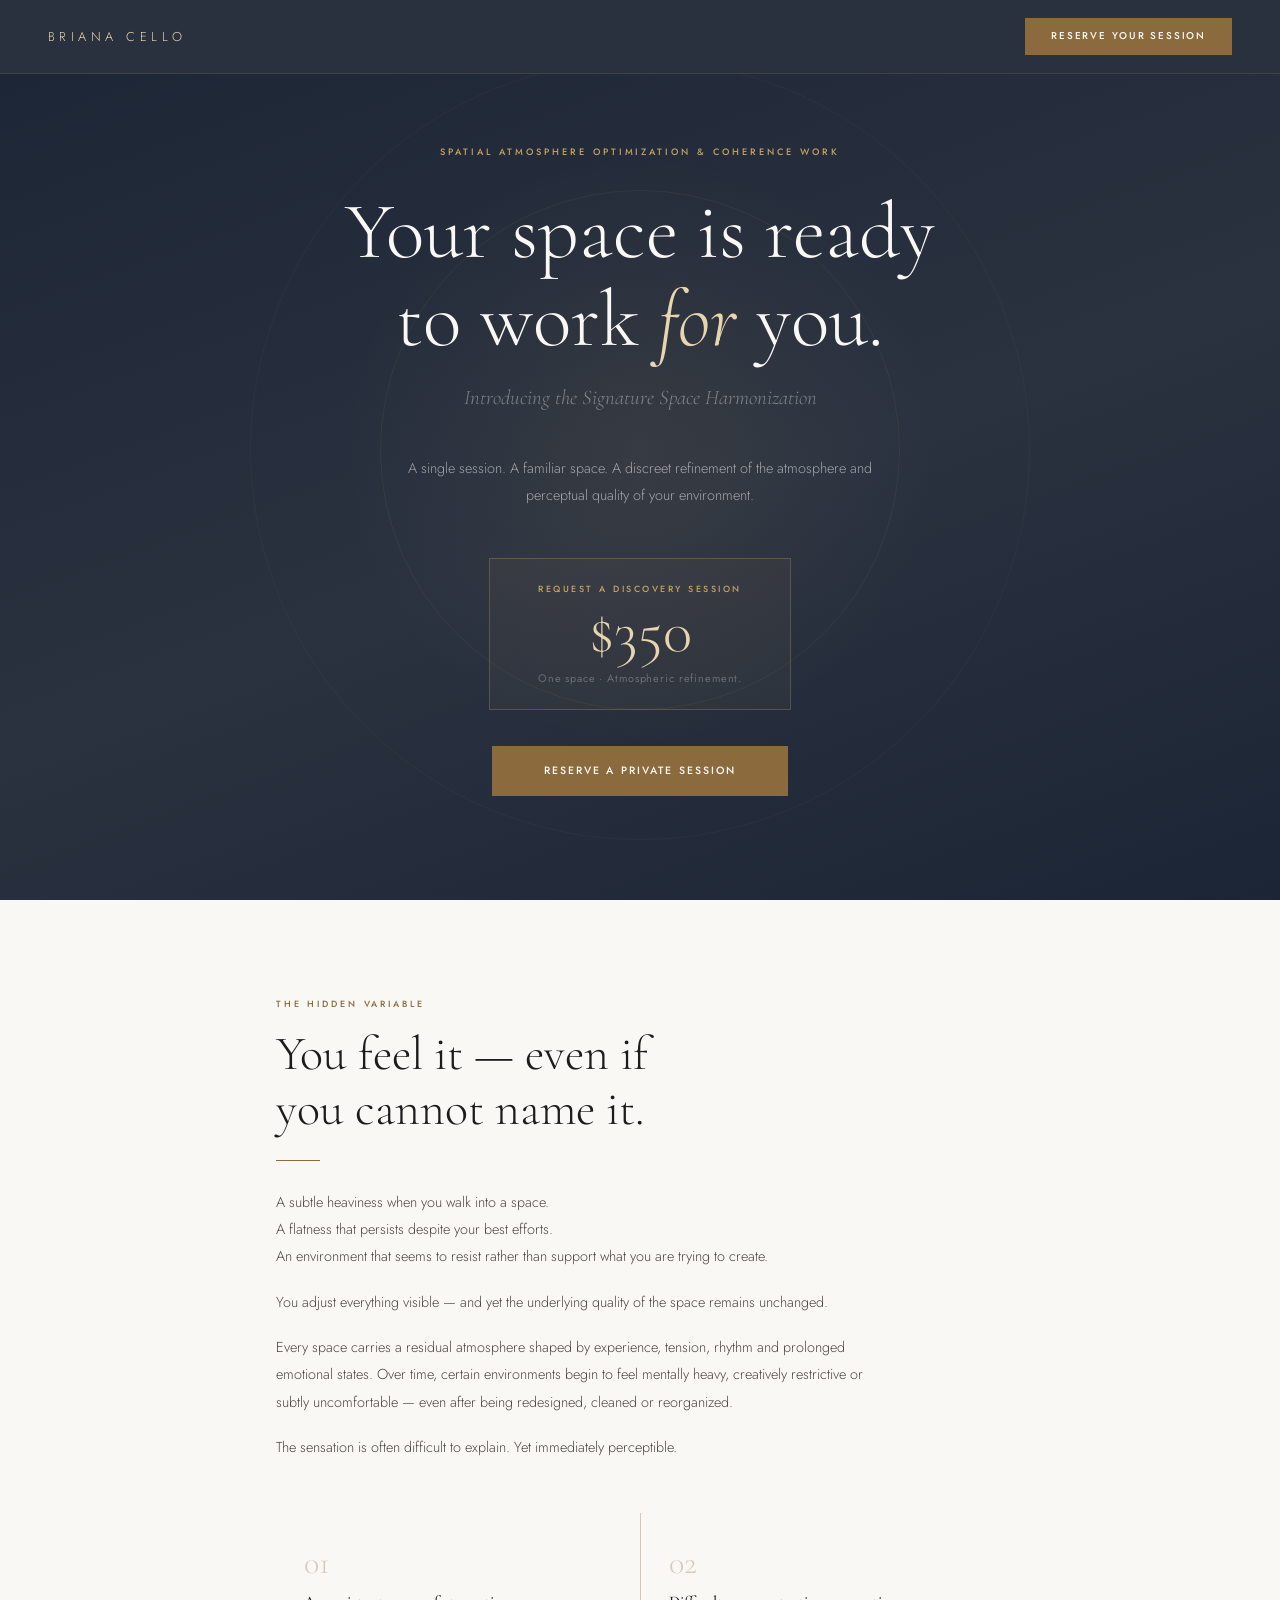
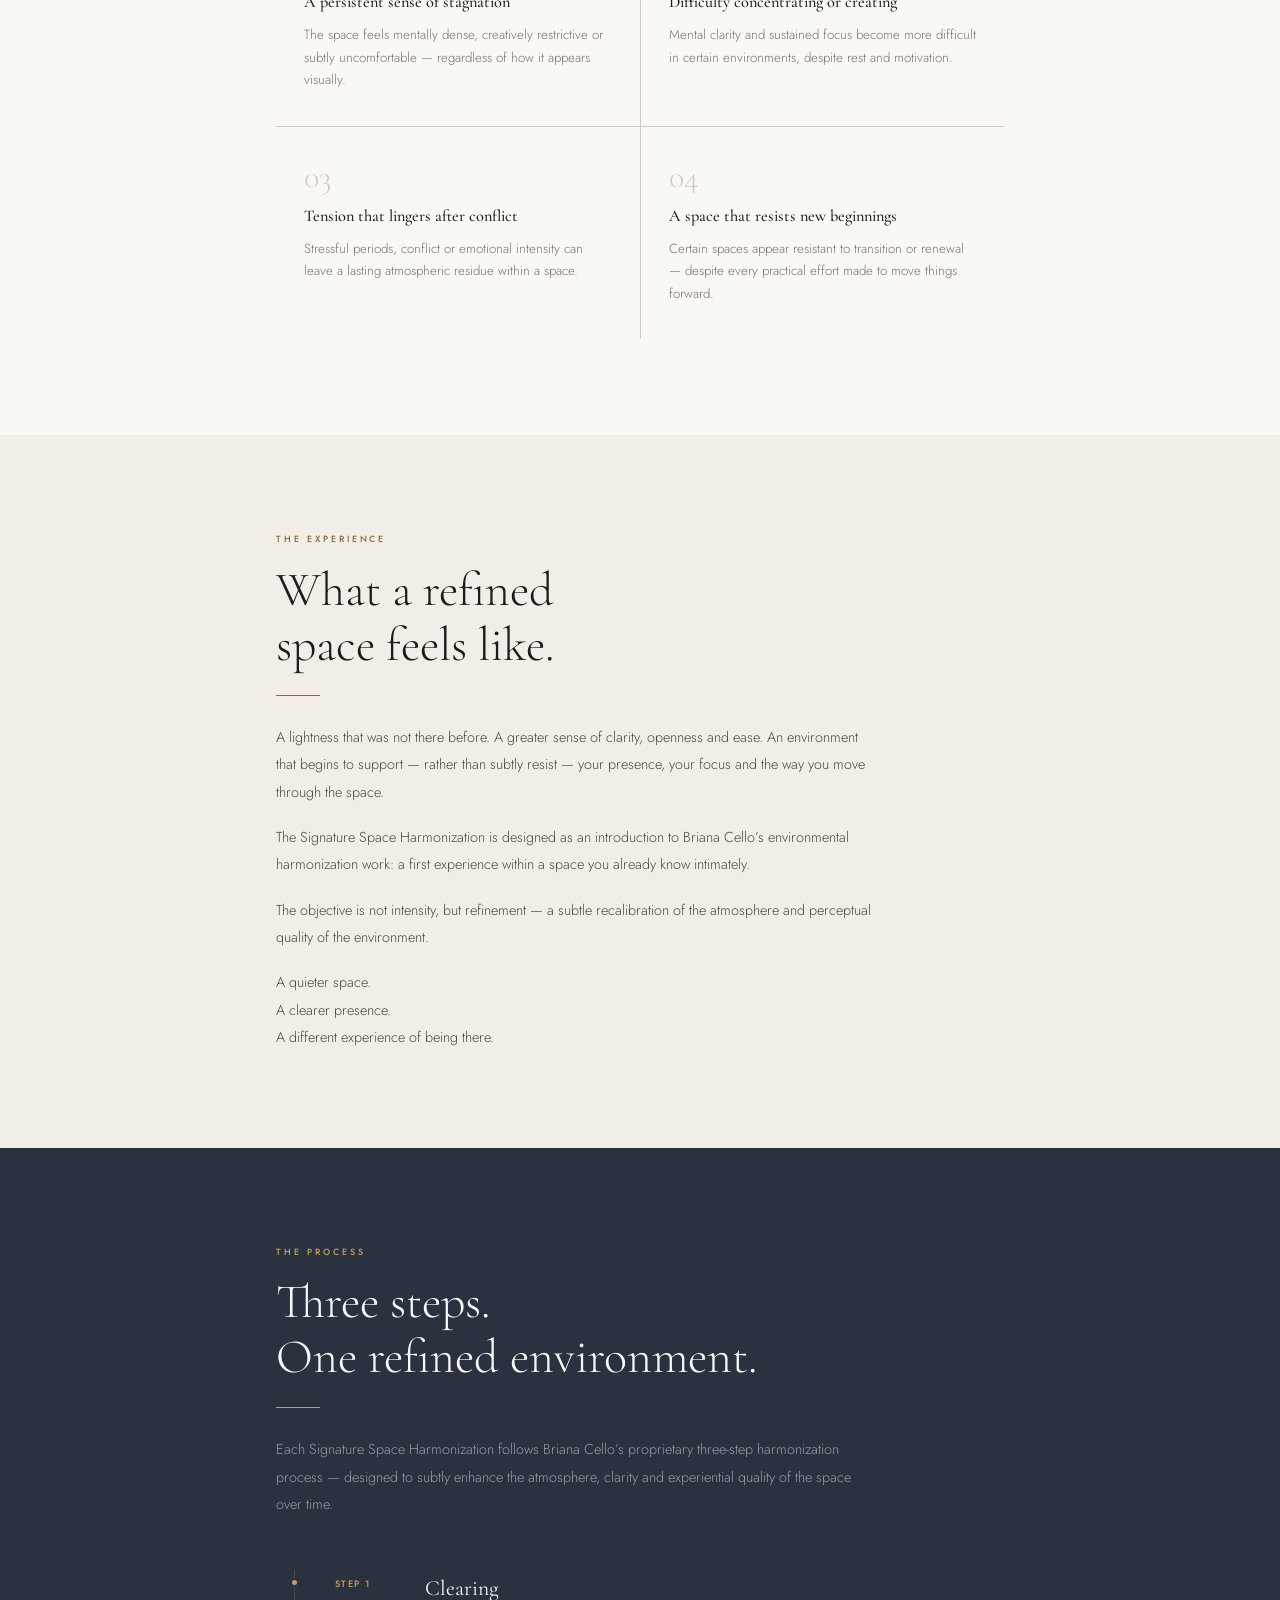
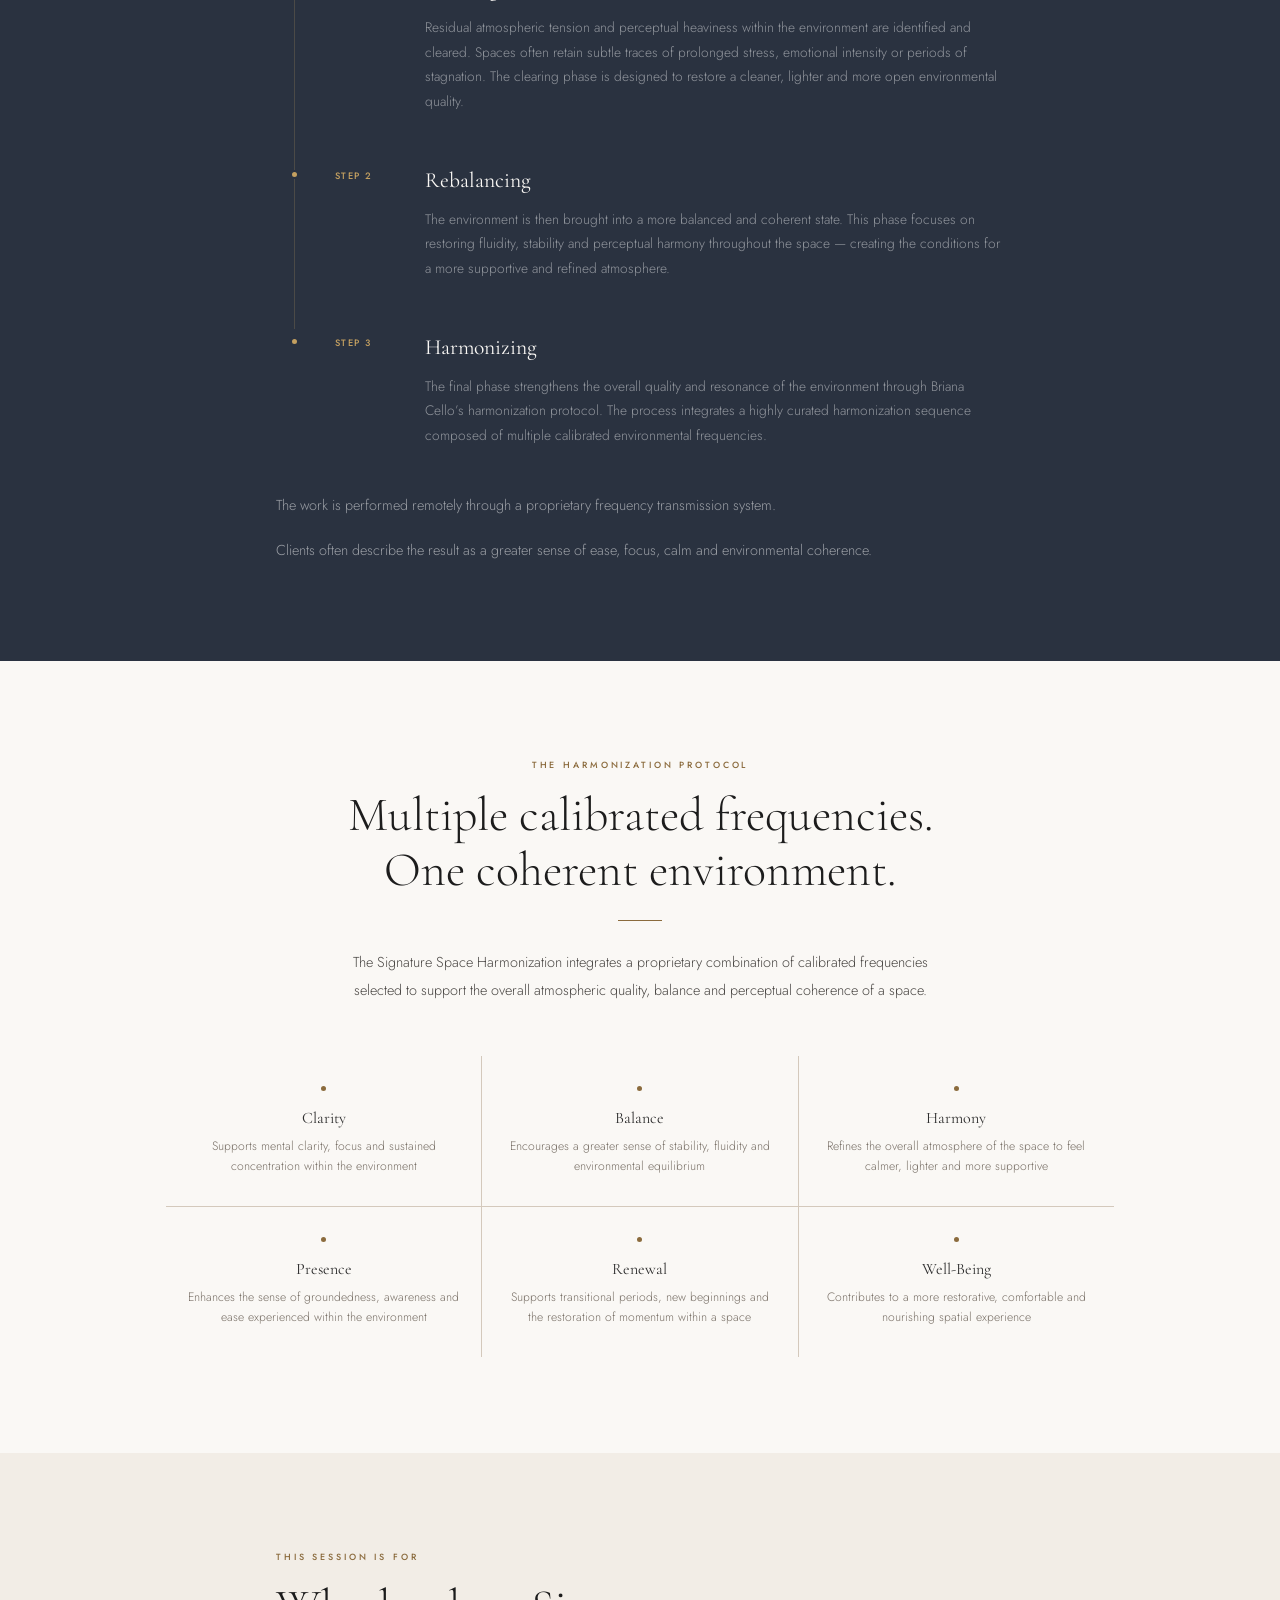
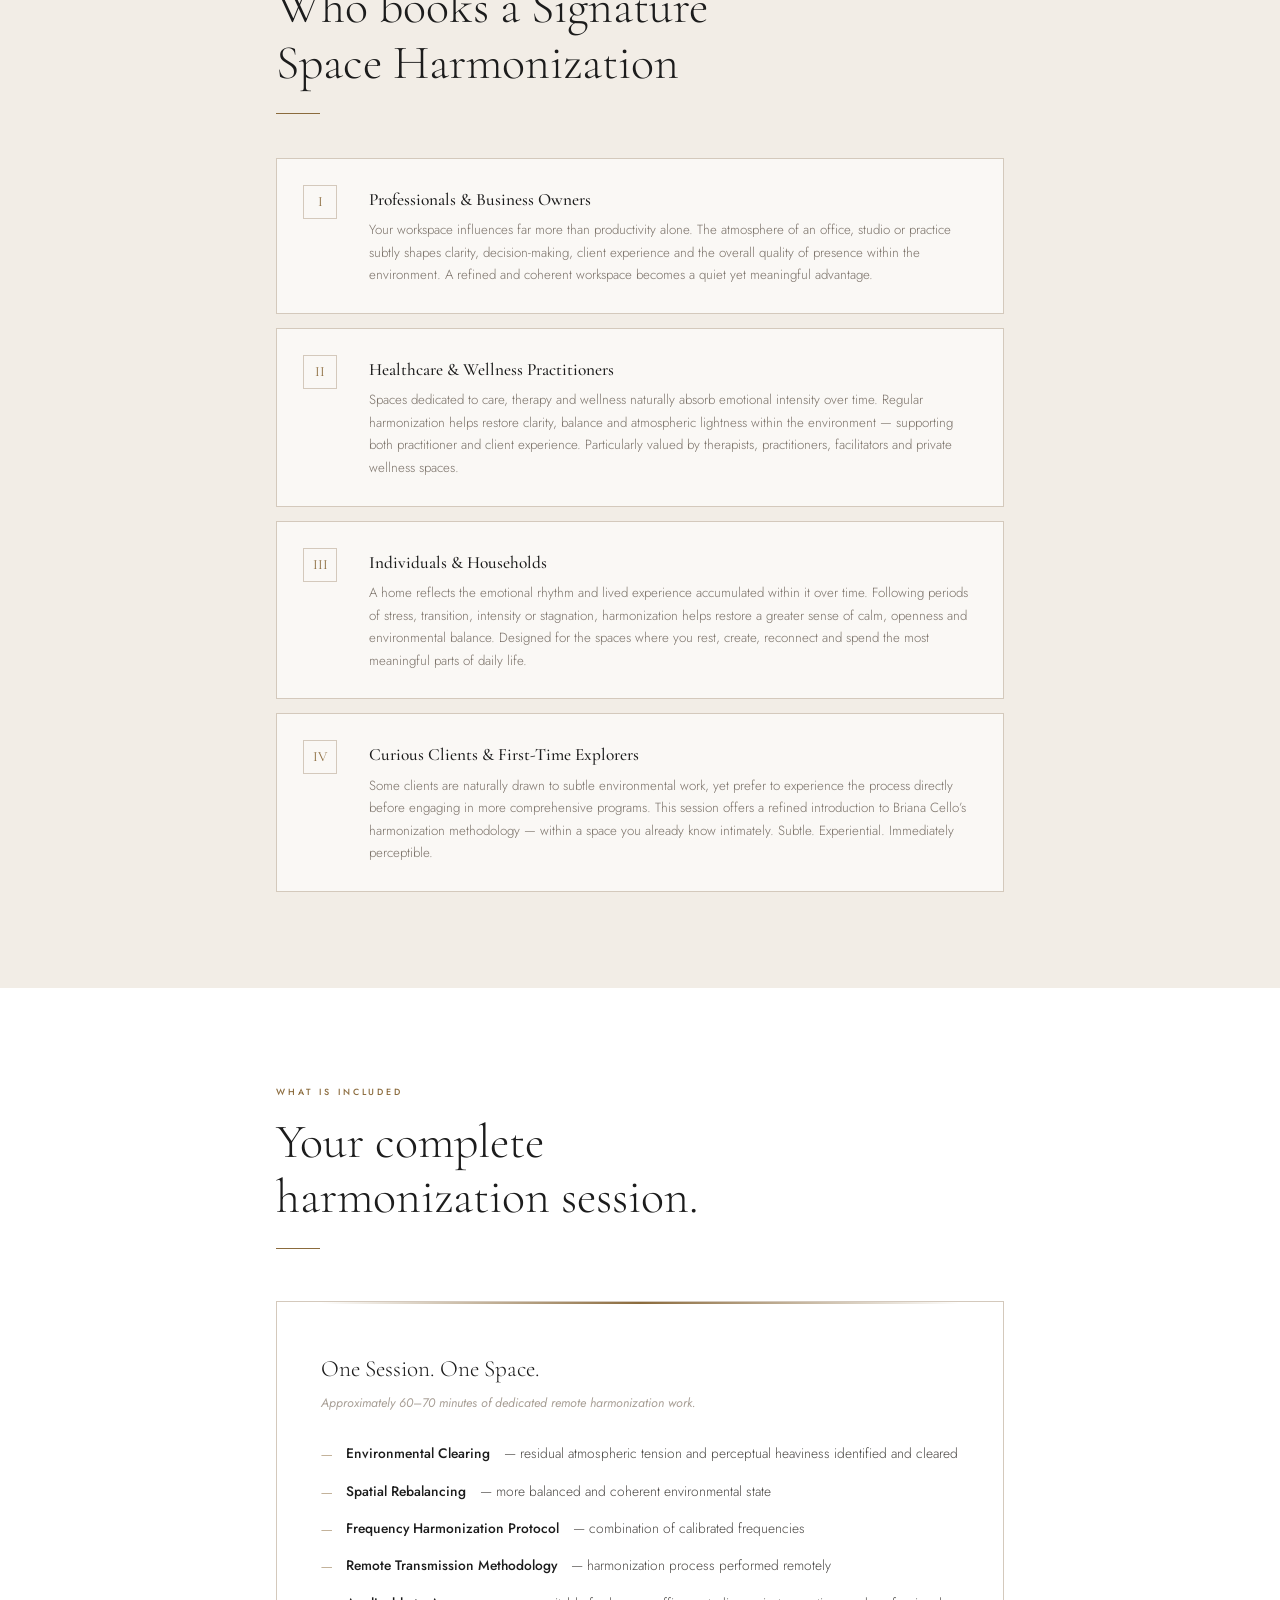
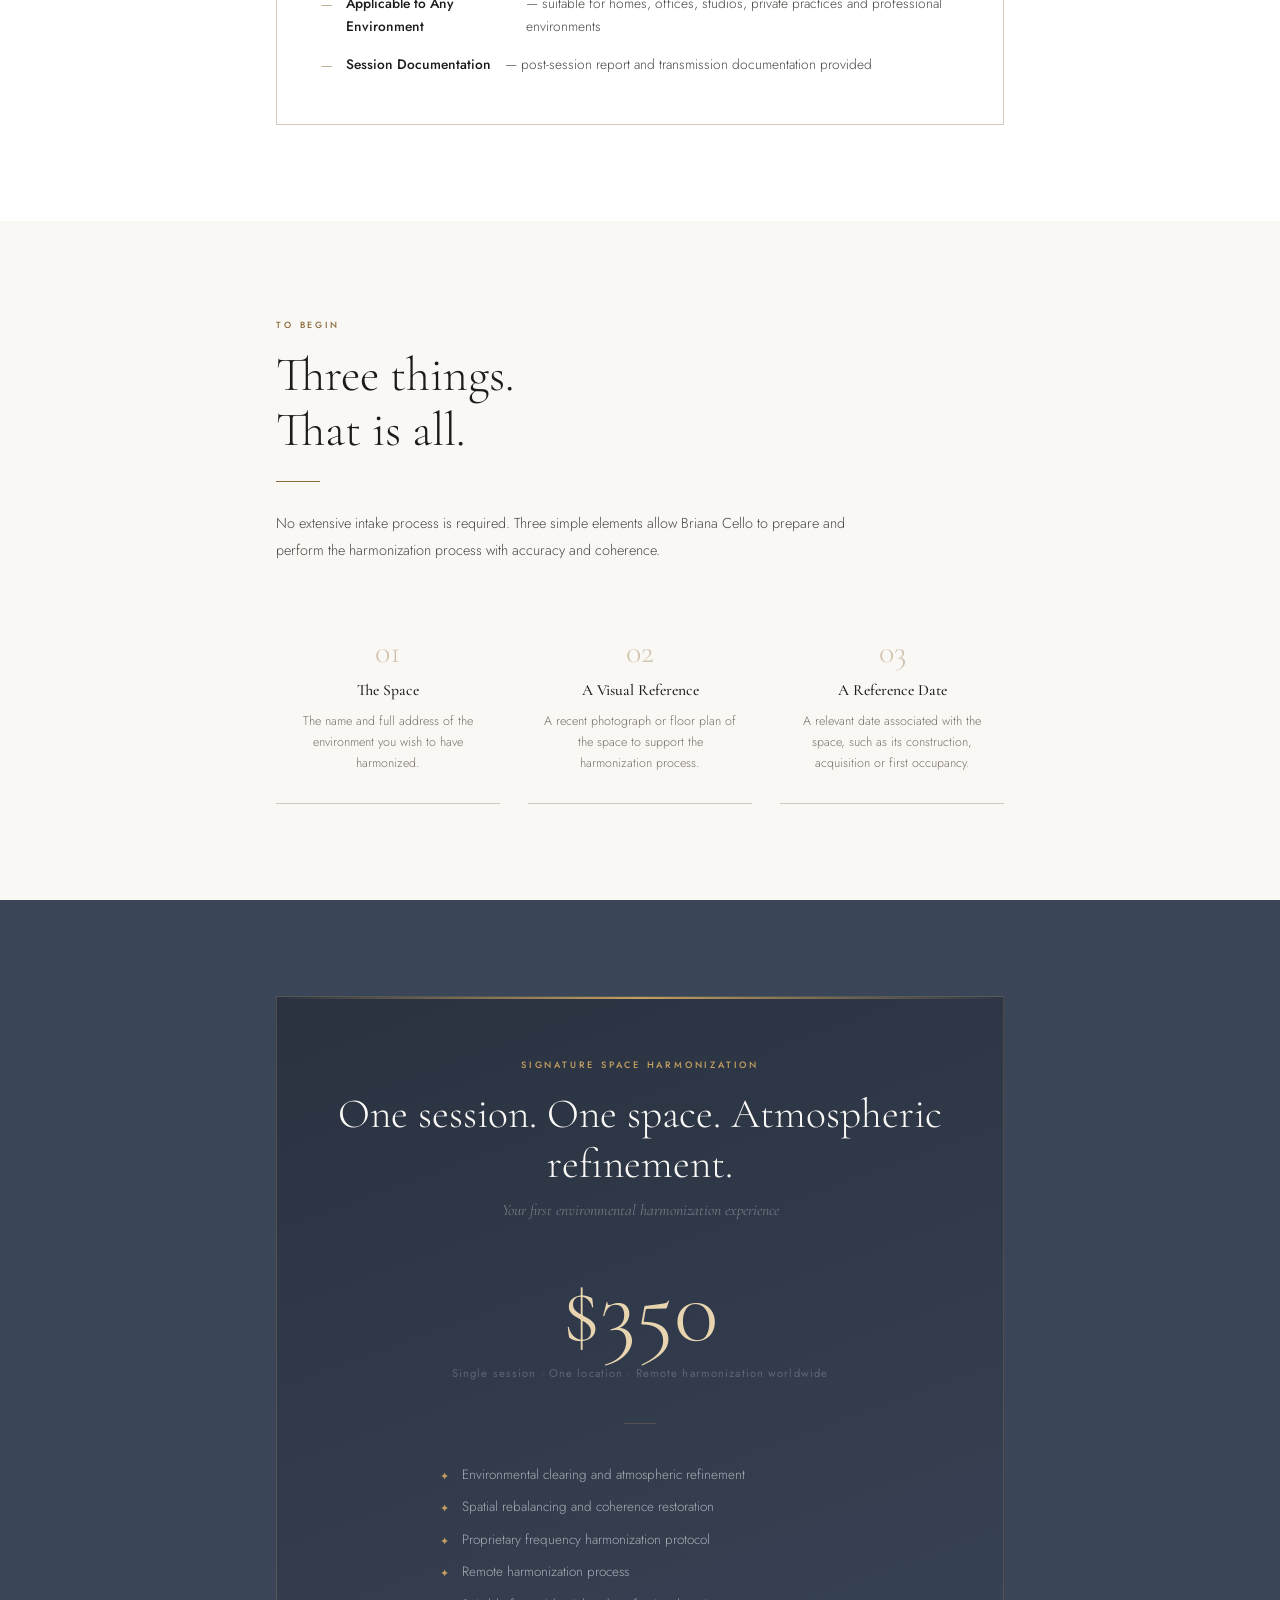
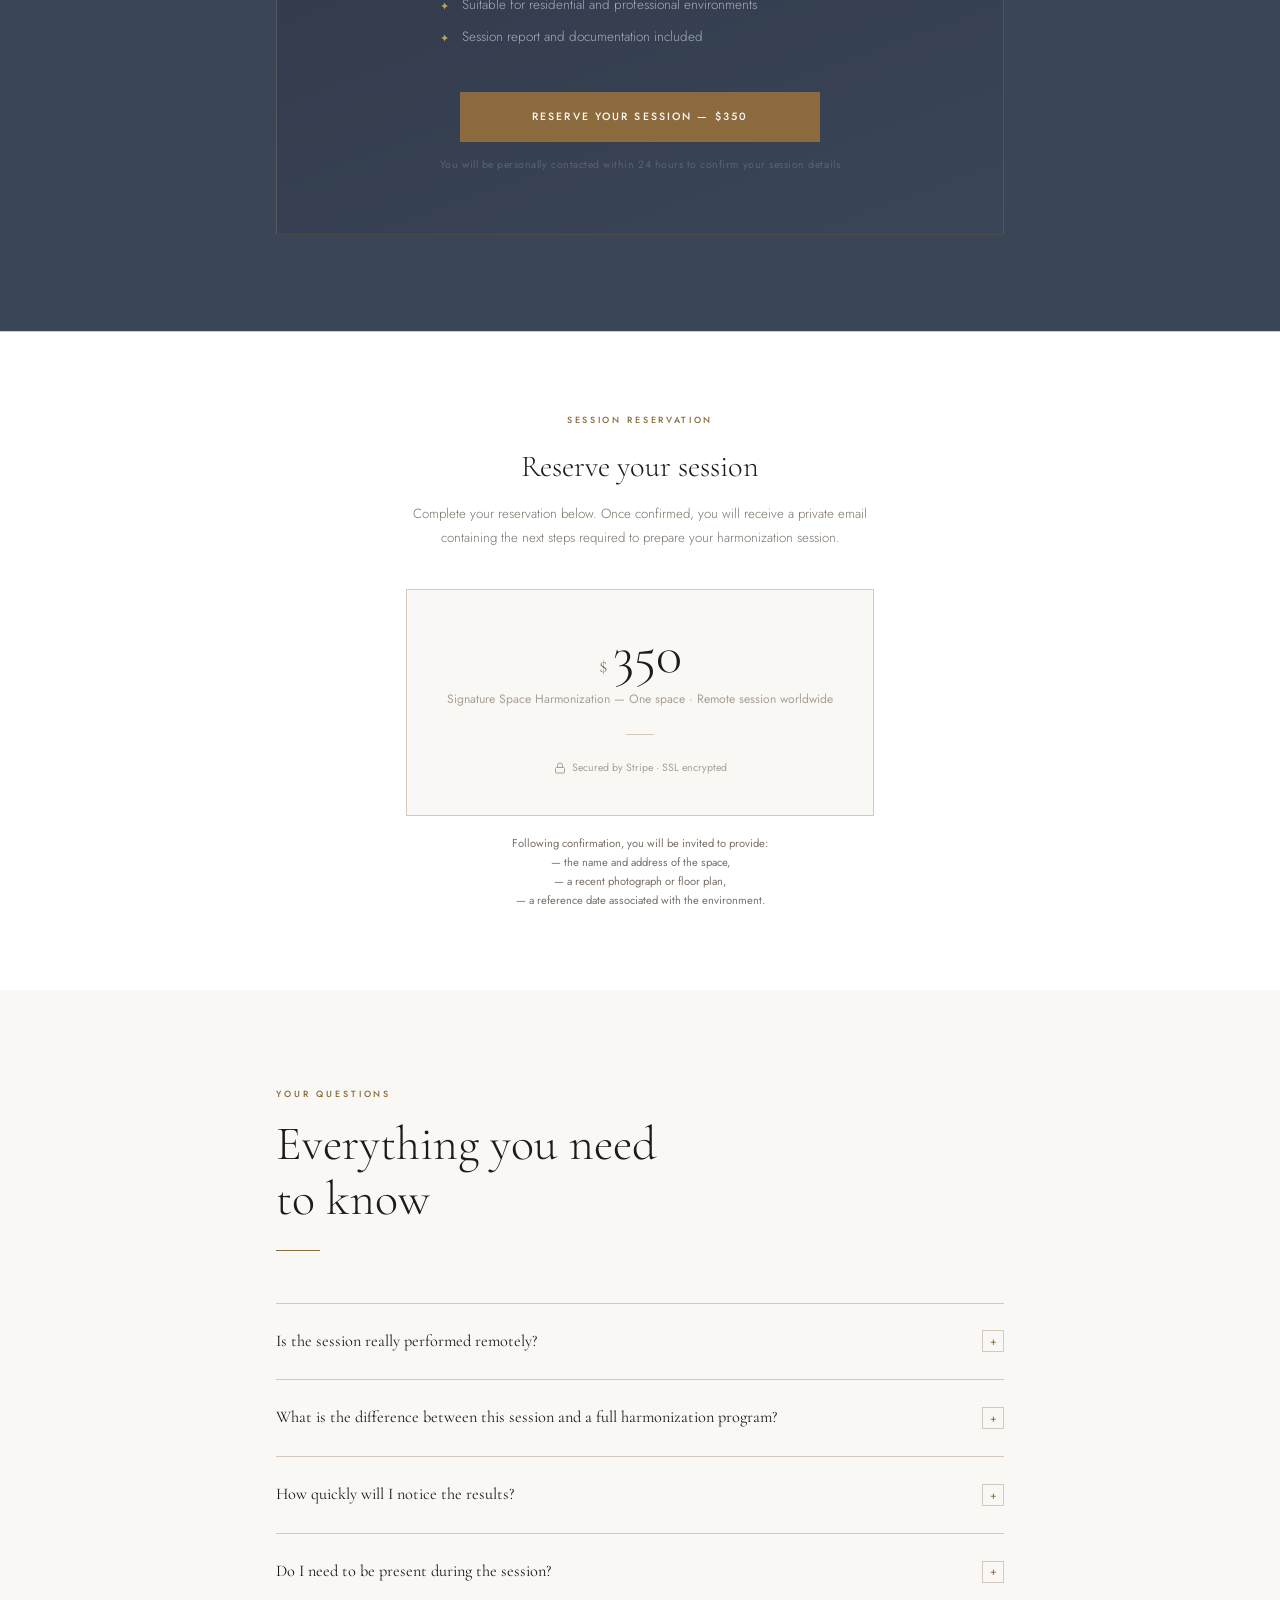
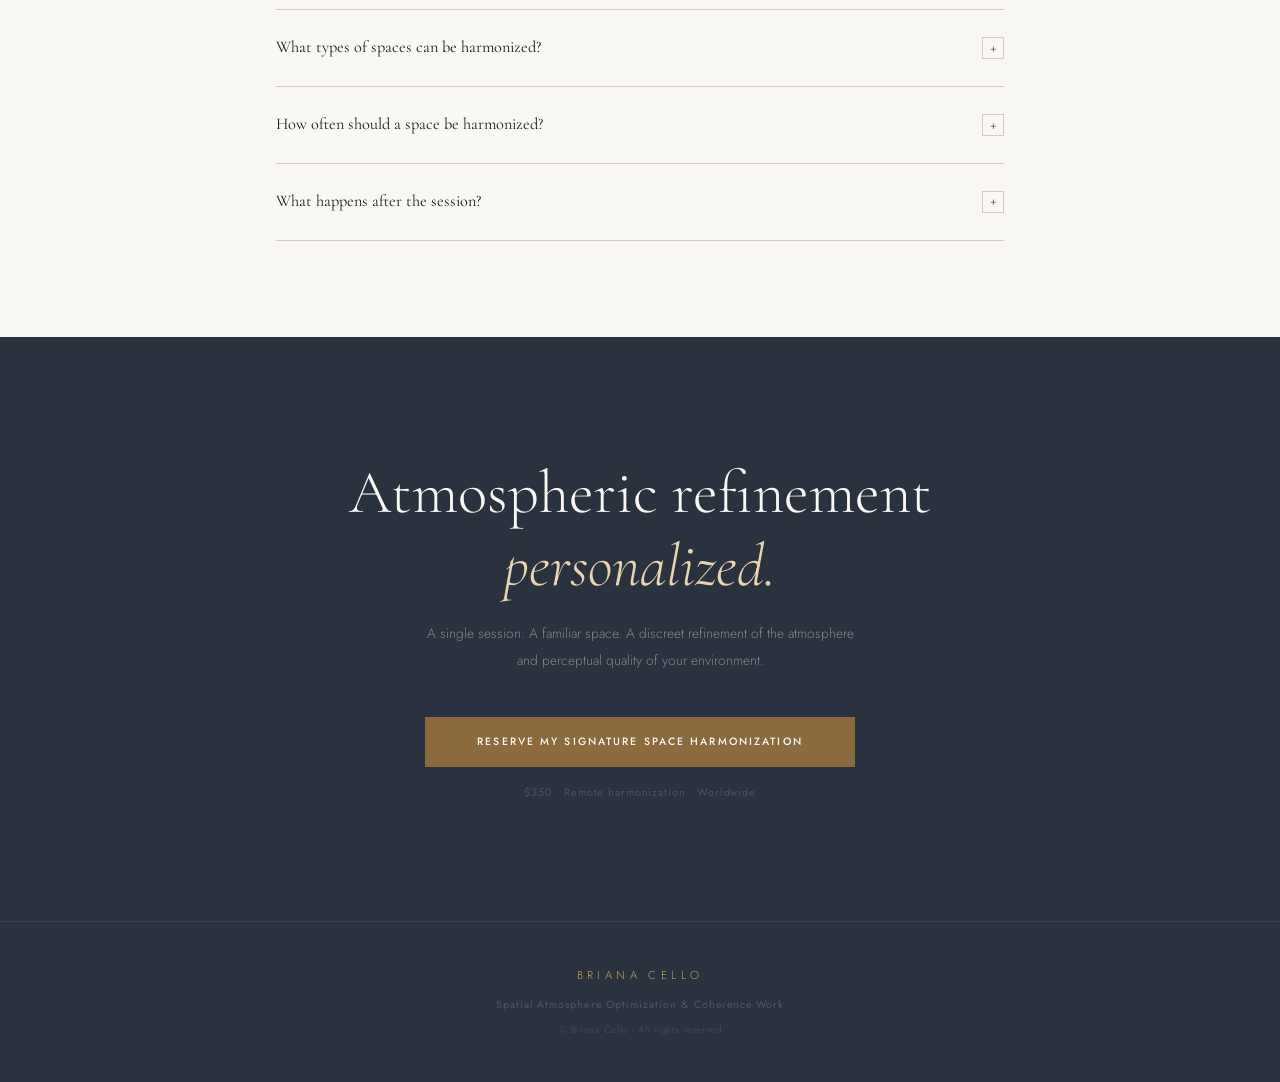
<file: index.html>
<!DOCTYPE html>
<html lang="en">
<head>
<meta charset="UTF-8" />
<meta name="viewport" content="width=device-width, initial-scale=1.0" />
<title>Signature Space Harmonization — Briana Cello</title>
<link href="https://fonts.googleapis.com/css2?family=Cormorant+Garamond:ital,wght@0,300;0,400;0,500;1,300;1,400&family=Jost:wght@200;300;400;500;600&display=swap" rel="stylesheet" />
<style>
*, *::before, *::after { box-sizing: border-box; margin: 0; padding: 0; }

:root {
  --stone:       #F2EDE6;
  --stone-mid:   #E8E0D5;
  --stone-dark:  #D4C9BC;
  --warm-white:  #FAF8F5;
  --charcoal:    #1C1C1C;
  --char-soft:   #2E2E2E;
  --char-mid:    #4A4744;
  --taupe:       #7A7168;
  --taupe-light: #A89F96;
  --copper:      #8B6B3D;
  --copper-mid:  #A07840;
  --copper-light:#C4A060;
  --copper-pale: #E8D5B0;
  --slate:       #2A3240;
  --slate-mid:   #3A4558;
  --white:       #FFFFFF;
  --font-display: "Cormorant Garamond", Georgia, serif;
  --font-body:    "Jost", sans-serif;
}

html { scroll-behavior: smooth; }
body {
  background: var(--warm-white);
  color: var(--charcoal);
  font-family: var(--font-body);
  font-size: 16px;
  line-height: 1.7;
  overflow-x: hidden;
}

/* NAV */
nav {
  position: fixed; top: 0; left: 0; right: 0; z-index: 100;
  padding: 18px 48px;
  display: flex; align-items: center; justify-content: space-between;
  background: rgba(42,50,64,0.96);
  border-bottom: 1px solid rgba(196,160,96,0.15);
  backdrop-filter: blur(6px);
}
.nav-brand {
  font-family: var(--font-body);
  font-size: 0.8rem;
  font-weight: 300;
  letter-spacing: 0.35em;
  text-transform: uppercase;
  color: var(--copper-pale);
  text-decoration: none;
}
.nav-cta {
  font-family: var(--font-body);
  font-size: 0.62rem; font-weight: 500;
  letter-spacing: 0.18em; text-transform: uppercase;
  color: var(--warm-white); background: var(--copper);
  padding: 10px 26px; text-decoration: none;
  border: none; cursor: pointer;
  transition: background 0.2s;
}
.nav-cta:hover { background: var(--copper-mid); }

/* LAYOUT */
.container       { max-width: 800px;  margin: 0 auto; padding: 0 36px; }
.container--wide { max-width: 1020px; margin: 0 auto; padding: 0 36px; }

/* HERO */
.hero {
  min-height: 100vh;
  display: flex; flex-direction: column;
  align-items: center; justify-content: center;
  text-align: center;
  padding: 120px 32px 80px;
  background: linear-gradient(160deg, #1C2535 0%, #2A3240 55%, #1C2535 100%);
  position: relative; overflow: hidden;
}
.hero-glow {
  position: absolute;
  width: 600px; height: 600px;
  border-radius: 50%;
  background: radial-gradient(ellipse, rgba(196,160,96,0.09) 0%, transparent 70%);
  top: 50%; left: 50%;
  transform: translate(-50%, -50%);
  pointer-events: none;
}
.hero-ring {
  position: absolute; border-radius: 50%;
  border: 1px solid rgba(196,160,96,0.08);
  top: 50%; left: 50%; transform: translate(-50%,-50%);
  pointer-events: none;
}
.hero-inner { position: relative; z-index: 2; max-width: 680px; margin: 0 auto; }

.eyebrow {
  font-family: var(--font-body);
  font-size: 0.58rem; font-weight: 500;
  letter-spacing: 0.32em; text-transform: uppercase;
  color: var(--copper-light); margin-bottom: 28px; display: block;
}
.hero-title {
  font-family: var(--font-display);
  font-size: clamp(2.6rem, 6.5vw, 5rem);
  font-weight: 300; line-height: 1.1;
  color: var(--warm-white); margin-bottom: 16px;
}
.hero-title em { font-style: italic; color: var(--copper-pale); }
.hero-subtitle {
  font-family: var(--font-display);
  font-size: clamp(1rem, 2.2vw, 1.3rem);
  font-weight: 300; font-style: italic;
  color: rgba(255,255,255,0.38); margin-bottom: 40px;
}
.hero-desc {
  font-size: 0.9rem; font-weight: 300;
  color: rgba(255,255,255,0.55);
  max-width: 520px; margin: 0 auto 48px; line-height: 1.9;
}
.price-badge {
  display: inline-flex; flex-direction: column; align-items: center; gap: 6px;
  border: 1px solid rgba(196,160,96,0.28);
  padding: 22px 48px; margin-bottom: 36px;
  background: rgba(196,160,96,0.05);
}
.price-label  { font-size: 0.56rem; font-weight: 500; letter-spacing: 0.28em; text-transform: uppercase; color: var(--copper-light); }
.price-amount { font-family: var(--font-display); font-size: 3.8rem; font-weight: 300; color: var(--copper-pale); line-height: 1; }
.price-sub    { font-size: 0.68rem; color: rgba(255,255,255,0.28); letter-spacing: 0.08em; }

.btn {
  display: inline-block;
  font-family: var(--font-body); font-size: 0.66rem; font-weight: 500;
  letter-spacing: 0.2em; text-transform: uppercase;
  color: var(--warm-white); background: var(--copper);
  padding: 16px 52px; text-decoration: none;
  transition: background 0.2s;
}
.btn:hover { background: var(--copper-mid); }
.btn--full  { display: block; width: 100%; max-width: 360px; margin: 0 auto; text-align: center; }

/* SECTIONS */
.s-warm  { background: var(--warm-white); padding: 96px 0; }
.s-stone { background: var(--stone);      padding: 96px 0; }
.s-slate { background: var(--slate);      padding: 96px 0; }
.s-white { background: var(--white);      padding: 96px 0; }
.s-dark  { background: var(--slate-mid);  padding: 96px 0; }

/* LABELS & HEADINGS */
.label {
  font-family: var(--font-body); font-size: 0.56rem; font-weight: 500;
  letter-spacing: 0.32em; text-transform: uppercase;
  color: var(--copper); margin-bottom: 16px; display: block;
}
.label--lt { color: var(--copper-light); }
.h2 { font-family: var(--font-display); font-size: clamp(1.9rem, 4.5vw, 3rem); font-weight: 300; line-height: 1.15; margin-bottom: 22px; }
.h2--dk { color: var(--charcoal); }
.h2--lt { color: var(--warm-white); }
.rule    { width: 44px; height: 1px; background: var(--copper); margin-bottom: 28px; }
.rule--c { margin-left: auto; margin-right: auto; }
.rule--lt{ background: var(--copper-light); }
.body { font-size: 0.9rem; font-weight: 300; line-height: 1.9; max-width: 600px; }
.body--dk { color: var(--char-mid); }
.body--lt { color: rgba(255,255,255,0.52); }
.body p + p { margin-top: 18px; }

/* PROBLEM GRID */
.problem-grid { display: grid; grid-template-columns: 1fr 1fr; gap: 1px; margin-top: 52px; background: var(--stone-dark); }
.problem-item { background: var(--warm-white); padding: 34px 28px; }
.problem-num  { font-family: var(--font-display); font-size: 2rem; font-weight: 300; color: var(--stone-dark); line-height: 1; margin-bottom: 10px; }
.problem-head { font-family: var(--font-display); font-size: 1.02rem; font-weight: 500; color: var(--charcoal); margin-bottom: 7px; }
.problem-body { font-size: 0.83rem; font-weight: 300; color: var(--taupe); line-height: 1.7; }

/* STEPS */
.steps { margin-top: 52px; display: flex; flex-direction: column; }
.step {
  display: grid; grid-template-columns: 90px 1fr;
  border-left: 1px solid rgba(196,160,96,0.22);
  padding: 0 0 48px 40px; margin-left: 18px; position: relative;
}
.step:last-child { border-left-color: transparent; padding-bottom: 0; }
.step::before {
  content: ''; position: absolute; left: -5px; top: 8px;
  width: 9px; height: 9px; border-radius: 50%;
  background: var(--copper-light); border: 2px solid var(--slate);
}
.step-num { font-family: var(--font-body); font-size: 0.58rem; font-weight: 500; letter-spacing: 0.15em; text-transform: uppercase; color: var(--copper-light); padding-top: 6px; }
.step h3  { font-family: var(--font-display); font-size: 1.35rem; font-weight: 400; color: var(--warm-white); margin-bottom: 8px; }
.step p   { font-size: 0.86rem; font-weight: 300; color: rgba(255,255,255,0.48); line-height: 1.8; }

/* FREQ GRID */
.freq-grid { display: grid; grid-template-columns: repeat(3,1fr); gap: 1px; background: var(--stone-dark); margin-top: 52px; }
.freq-item { background: var(--warm-white); padding: 30px 20px; text-align: center; }
.freq-mark { width: 5px; height: 5px; border-radius: 50%; background: var(--copper); margin: 0 auto 14px; }
.freq-name { font-family: var(--font-display); font-size: 1rem; font-weight: 400; color: var(--char-soft); margin-bottom: 5px; }
.freq-body { font-size: 0.76rem; font-weight: 300; color: var(--taupe); line-height: 1.6; }

/* FOR WHOM */
.whom-list { display: flex; flex-direction: column; gap: 14px; margin-top: 44px; }
.whom-item { display: grid; grid-template-columns: 48px 1fr; gap: 18px; align-items: start; padding: 26px; border: 1px solid var(--stone-dark); background: var(--warm-white); }
.whom-icon { width: 34px; height: 34px; border: 1px solid var(--stone-dark); display: flex; align-items: center; justify-content: center; font-family: var(--font-display); font-size: 0.88rem; color: var(--copper); }
.whom-head { font-family: var(--font-display); font-size: 1.08rem; font-weight: 500; color: var(--charcoal); margin-bottom: 5px; }
.whom-body { font-size: 0.83rem; font-weight: 300; color: var(--taupe); line-height: 1.7; }

/* INCLUDED */
.included-box { border: 1px solid var(--stone-dark); padding: 48px 44px; margin-top: 52px; background: var(--white); position: relative; }
.included-box::before { content: ''; position: absolute; top: 0; left: 44px; right: 44px; height: 2px; background: linear-gradient(to right, transparent, var(--copper), transparent); }
.included-title { font-family: var(--font-display); font-size: 1.45rem; font-weight: 300; color: var(--charcoal); margin-bottom: 4px; }
.included-sub   { font-size: 0.78rem; color: var(--taupe-light); font-style: italic; margin-bottom: 28px; }
.included-list  { list-style: none; display: flex; flex-direction: column; gap: 14px; }
.included-list li { display: flex; gap: 14px; align-items: flex-start; font-size: 0.86rem; font-weight: 300; color: var(--char-mid); line-height: 1.7; }
.included-list li::before { content: "\2014"; color: var(--copper); flex-shrink: 0; font-family: var(--font-display); }
.included-list li strong  { color: var(--charcoal); font-weight: 500; }

/* NEED GRID */
.need-grid { display: grid; grid-template-columns: repeat(3,1fr); gap: 28px; margin-top: 44px; }
.need-item { text-align: center; padding: 28px 14px; border-bottom: 1px solid var(--stone-dark); }
.need-num  { font-family: var(--font-display); font-size: 2rem; font-weight: 300; color: var(--copper); opacity: 0.38; line-height: 1; margin-bottom: 10px; }
.need-head { font-family: var(--font-display); font-size: 0.98rem; font-weight: 500; color: var(--charcoal); margin-bottom: 6px; }
.need-body { font-size: 0.78rem; font-weight: 300; color: var(--taupe); line-height: 1.7; }

/* OFFER CARD */
.offer-card {
  border: 1px solid rgba(196,160,96,0.22);
  padding: 60px 48px; text-align: center;
  background: linear-gradient(160deg, var(--slate) 0%, var(--slate-mid) 100%);
  position: relative;
}
.offer-card::before { content: ''; position: absolute; top: 0; left: 0; right: 0; height: 2px; background: linear-gradient(to right, transparent, var(--copper-light), transparent); }
.offer-label   { font-family: var(--font-body); font-size: 0.58rem; font-weight: 500; letter-spacing: 0.3em; text-transform: uppercase; color: var(--copper-light); margin-bottom: 18px; display: block; }
.offer-title   { font-family: var(--font-display); font-size: clamp(1.7rem,3.5vw,2.6rem); font-weight: 300; color: var(--warm-white); margin-bottom: 8px; line-height: 1.2; }
.offer-tagline { font-family: var(--font-display); font-size: 0.98rem; font-style: italic; color: rgba(255,255,255,0.32); margin-bottom: 40px; }
.offer-price   { font-family: var(--font-display); font-size: clamp(3.8rem,8vw,5.8rem); font-weight: 300; color: var(--copper-pale); line-height: 1; margin-bottom: 6px; }
.offer-note    { font-size: 0.7rem; color: rgba(255,255,255,0.22); letter-spacing: 0.1em; margin-bottom: 40px; }
.offer-divider { width: 32px; height: 1px; background: rgba(196,160,96,0.22); margin: 0 auto 40px; }
.offer-list    { text-align: left; max-width: 400px; margin: 0 auto 44px; display: flex; flex-direction: column; gap: 11px; }
.offer-item    { display: flex; gap: 13px; align-items: flex-start; font-size: 0.84rem; font-weight: 300; color: rgba(255,255,255,0.58); line-height: 1.6; }
.offer-item .mk{ color: var(--copper-light); flex-shrink: 0; font-size: 0.68rem; margin-top: 4px; }
.offer-sub-note{ font-size: 0.66rem; color: rgba(255,255,255,0.18); margin-top: 14px; letter-spacing: 0.05em; }

/* STRIPE */
.stripe-section { background: var(--white); padding: 80px 0; border-top: 1px solid var(--stone-dark); }
.stripe-inner   { max-width: 540px; margin: 0 auto; padding: 0 36px; text-align: center; }
.stripe-label   { font-family: var(--font-body); font-size: 0.56rem; font-weight: 500; letter-spacing: 0.3em; text-transform: uppercase; color: var(--copper); margin-bottom: 14px; display: block; }
.stripe-title   { font-family: var(--font-display); font-size: 1.9rem; font-weight: 300; color: var(--charcoal); margin-bottom: 10px; }
.stripe-sub     { font-size: 0.83rem; font-weight: 300; color: var(--taupe); margin-bottom: 40px; line-height: 1.75; }
.stripe-box     { border: 1px solid var(--stone-dark); padding: 38px 32px; background: var(--warm-white); margin-bottom: 18px; }
.stripe-price-row { display: flex; align-items: baseline; justify-content: center; gap: 6px; margin-bottom: 6px; }
.stripe-big  { font-family: var(--font-display); font-size: 3.4rem; font-weight: 300; color: var(--charcoal); line-height: 1; }
.stripe-cur  { font-family: var(--font-display); font-size: 1.3rem; font-weight: 300; color: var(--taupe); }
.stripe-desc { font-size: 0.76rem; color: var(--taupe-light); margin-bottom: 24px; }
.stripe-div  { width: 28px; height: 1px; background: var(--stone-dark); margin: 0 auto 24px; }
.stripe-btn  {
  width: 100%; padding: 15px 24px;
  background: var(--copper); color: var(--warm-white);
  font-family: var(--font-body); font-size: 0.68rem; font-weight: 500;
  letter-spacing: 0.18em; text-transform: uppercase;
  border: none; cursor: pointer; display: block; text-align: center; text-decoration: none;
  transition: background 0.2s;
}
.stripe-btn:hover { background: var(--copper-mid); }
.stripe-secure { font-size: 0.66rem; color: var(--taupe-light); margin-top: 13px; display: flex; align-items: center; justify-content: center; gap: 6px; }
.stripe-after  { font-size: 0.7rem; color: var(--taupe); line-height: 1.7; text-align: center; }

/* FAQ */
.faq-list { margin-top: 52px; border-top: 1px solid var(--stone-dark); }
.faq-item { border-bottom: 1px solid var(--stone-dark); }
.faq-q    { display: flex; justify-content: space-between; align-items: center; gap: 18px; padding: 24px 0; cursor: pointer; }
.faq-q h4 { font-family: var(--font-display); font-size: 1.02rem; font-weight: 400; color: var(--charcoal); }
.faq-icon { flex-shrink: 0; width: 22px; height: 22px; border: 1px solid var(--stone-dark); display: flex; align-items: center; justify-content: center; font-size: 0.68rem; color: var(--copper); transition: transform 0.3s; }
.faq-item.open .faq-icon { transform: rotate(45deg); }
.faq-a { display: none; padding-bottom: 22px; font-size: 0.85rem; font-weight: 300; color: var(--taupe); line-height: 1.85; max-width: 640px; }
.faq-item.open .faq-a { display: block; }

/* FINAL CTA */
.final-cta { padding: 120px 0; text-align: center; background: var(--slate); }
.final-title { font-family: var(--font-display); font-size: clamp(2.1rem,5vw,3.8rem); font-weight: 300; color: var(--warm-white); line-height: 1.2; margin-bottom: 18px; }
.final-title em { font-style: italic; color: var(--copper-pale); }
.final-sub  { font-size: 0.86rem; font-weight: 300; color: rgba(255,255,255,0.42); max-width: 440px; margin: 0 auto 44px; line-height: 1.9; }

/* FOOTER */
footer { border-top: 1px solid rgba(255,255,255,0.07); padding: 44px 0; text-align: center; background: var(--slate); }
.footer-brand { font-family: var(--font-body); font-size: 0.72rem; font-weight: 300; letter-spacing: 0.38em; text-transform: uppercase; color: var(--copper-light); margin-bottom: 10px; }
.footer-sub   { font-size: 0.66rem; color: rgba(255,255,255,0.18); letter-spacing: 0.1em; }
.footer-copy  { font-size: 0.6rem; color: rgba(255,255,255,0.1); margin-top: 8px; letter-spacing: 0.06em; }

/* RESPONSIVE */
@media(max-width:660px){
  .problem-grid { grid-template-columns: 1fr; }
  .freq-grid    { grid-template-columns: 1fr 1fr; }
  .need-grid    { grid-template-columns: 1fr; }
  .included-box { padding: 32px 22px; }
  .offer-card   { padding: 40px 22px; }
  nav { padding: 14px 20px; }
  .container, .container--wide { padding: 0 20px; }
}
</style>
</head>
<body>

<!-- NAV -->
<nav>
  <span class="nav-brand">Briana Cello</span>
  <a href="#payment" class="nav-cta">Reserve Your Session</a>
</nav>

<!-- HERO -->
<section class="hero">
  <div class="hero-glow"></div>
  <div class="hero-ring" style="width:520px;height:520px;"></div>
  <div class="hero-ring" style="width:780px;height:780px;border-color:rgba(196,160,96,0.05);"></div>
  <div class="hero-inner">
    <span class="eyebrow">Spatial Atmosphere Optimization & Coherence Work</span>
    <h1 class="hero-title">Your space is ready<br/>to work <em>for</em> you.</h1>
    <p class="hero-subtitle">Introducing the Signature Space Harmonization</p>
    <p class="hero-desc">A single session. A familiar space. A discreet refinement of the atmosphere and perceptual quality of your environment.</p>
    <div class="price-badge">
      <span class="price-label">Request A Discovery Session</span>
      <span class="price-amount">$350</span>
      <span class="price-sub">One space · Atmospheric refinement.</span>
    </div>
    <br/>
    <a href="#payment" class="btn">Reserve a Private Session</a>
  </div>
</section>

<!-- THE PROBLEM -->
<section class="s-warm">
  <div class="container">
    <span class="label">The Hidden Variable</span>
    <h2 class="h2 h2--dk">You feel it — even if<br/>you cannot name it.</h2>
    <div class="rule"></div>
    <div class="body body--dk">
      <p>A subtle heaviness when you walk into a space.<br/>A flatness that persists despite your best efforts.<br/>An environment that seems to resist rather than support what you are trying to create.</p>
      <p>You adjust everything visible — and yet the underlying quality of the space remains unchanged.</p>
      <p>Every space carries a residual atmosphere shaped by experience, tension, rhythm and prolonged emotional states. Over time, certain environments begin to feel mentally heavy, creatively restrictive or subtly uncomfortable — even after being redesigned, cleaned or reorganized.</p>
      <p>The sensation is often difficult to explain. Yet immediately perceptible.</p>
    </div>
    <div class="problem-grid">
      <div class="problem-item">
        <div class="problem-num">01</div>
        <div class="problem-head">A persistent sense of stagnation</div>
        <div class="problem-body">The space feels mentally dense, creatively restrictive or subtly uncomfortable — regardless of how it appears visually.</div>
      </div>
      <div class="problem-item">
        <div class="problem-num">02</div>
        <div class="problem-head">Difficulty concentrating or creating</div>
        <div class="problem-body">Mental clarity and sustained focus become more difficult in certain environments, despite rest and motivation.</div>
      </div>
      <div class="problem-item">
        <div class="problem-num">03</div>
        <div class="problem-head">Tension that lingers after conflict</div>
        <div class="problem-body">Stressful periods, conflict or emotional intensity can leave a lasting atmospheric residue within a space.</div>
      </div>
      <div class="problem-item">
        <div class="problem-num">04</div>
        <div class="problem-head">A space that resists new beginnings</div>
        <div class="problem-body">Certain spaces appear resistant to transition or renewal — despite every practical effort made to move things forward.</div>
      </div>
    </div>
  </div>
</section>

<!-- THE SHIFT -->
<section class="s-stone">
  <div class="container">
    <span class="label">The Experience</span>
    <h2 class="h2 h2--dk">What a refined<br/>space feels like.</h2>
    <div class="rule"></div>
    <div class="body body--dk">
      <p>A lightness that was not there before. A greater sense of clarity, openness and ease. An environment that begins to support — rather than subtly resist — your presence, your focus and the way you move through the space.</p>
      <p>The Signature Space Harmonization is designed as an introduction to Briana Cello’s environmental harmonization work: a first experience within a space you already know intimately.</p>
      <p>The objective is not intensity, but refinement — a subtle recalibration of the atmosphere and perceptual quality of the environment.</p>
      <p>A quieter space.<br/>A clearer presence.<br/>A different experience of being there.</p>
    </div>
  </div>
</section>

<!-- THE METHOD -->
<section class="s-slate">
  <div class="container">
    <span class="label label--lt">The Process</span>
    <h2 class="h2 h2--lt">Three steps.<br/>One refined environment.</h2>
    <div class="rule rule--lt"></div>
    <div class="body body--lt">
      <p>Each Signature Space Harmonization follows Briana Cello’s proprietary three-step harmonization process — designed to subtly enhance the atmosphere, clarity and experiential quality of the space over time.</p>
    </div>
    <div class="steps">
      <div class="step">
        <span class="step-num">Step 1</span>
        <div>
          <h3>Clearing</h3>
          <p>Residual atmospheric tension and perceptual heaviness within the environment are identified and cleared. Spaces often retain subtle traces of prolonged stress, emotional intensity or periods of stagnation. The clearing phase is designed to restore a cleaner, lighter and more open environmental quality.</p>
        </div>
      </div>
      <div class="step">
        <span class="step-num">Step 2</span>
        <div>
          <h3>Rebalancing</h3>
          <p>The environment is then brought into a more balanced and coherent state. This phase focuses on restoring fluidity, stability and perceptual harmony throughout the space — creating the conditions for a more supportive and refined atmosphere.</p>
        </div>
      </div>
      <div class="step">
        <span class="step-num">Step 3</span>
        <div>
          <h3>Harmonizing</h3>
          <p>The final phase strengthens the overall quality and resonance of the environment through Briana Cello’s harmonization protocol. The process integrates a highly curated harmonization sequence composed of multiple calibrated environmental frequencies.</p>
        </div>
      </div>
    </div>
    <div class="body body--lt" style="margin-top: 44px;">
      <p>The work is performed remotely through a proprietary frequency transmission system.</p>
      <p>Clients often describe the result as a greater sense of ease, focus, calm and environmental coherence.</p>
    </div>
  </div>
</section>

<!-- FREQUENCIES -->
<section class="s-warm">
  <div class="container--wide">
    <div style="text-align:center;">
      <span class="label" style="display:block;">The Harmonization Protocol</span>
      <h2 class="h2 h2--dk" style="text-align:center;">Multiple calibrated frequencies.<br/>One coherent environment.</h2>
      <div class="rule rule--c"></div>
      <p class="body body--dk" style="margin:0 auto 0;text-align:center;">The Signature Space Harmonization integrates a proprietary combination of calibrated frequencies selected to support the overall atmospheric quality, balance and perceptual coherence of a space.</p>
    </div>
    <div class="freq-grid">
      <div class="freq-item"><div class="freq-mark"></div><div class="freq-name">Clarity</div><div class="freq-body">Supports mental clarity, focus and sustained concentration within the environment</div></div>
      <div class="freq-item"><div class="freq-mark"></div><div class="freq-name">Balance</div><div class="freq-body">Encourages a greater sense of stability, fluidity and environmental equilibrium</div></div>
      <div class="freq-item"><div class="freq-mark"></div><div class="freq-name">Harmony</div><div class="freq-body">Refines the overall atmosphere of the space to feel calmer, lighter and more supportive</div></div>
      <div class="freq-item"><div class="freq-mark"></div><div class="freq-name">Presence</div><div class="freq-body">Enhances the sense of groundedness, awareness and ease experienced within the environment</div></div>
      <div class="freq-item"><div class="freq-mark"></div><div class="freq-name">Renewal</div><div class="freq-body">Supports transitional periods, new beginnings and the restoration of momentum within a space</div></div>
      <div class="freq-item"><div class="freq-mark"></div><div class="freq-name">Well-Being</div><div class="freq-body">Contributes to a more restorative, comfortable and nourishing spatial experience</div></div>
    </div>
  </div>
</section>

<!-- FOR WHOM -->
<section class="s-stone">
  <div class="container">
    <span class="label">This Session Is For</span>
    <h2 class="h2 h2--dk">Who books a Signature<br/> Space Harmonization</h2>
    <div class="rule"></div>
    <div class="whom-list">
      <div class="whom-item">
        <div class="whom-icon">I</div>
        <div><div class="whom-head">Professionals &amp; Business Owners</div><div class="whom-body">Your workspace influences far more than productivity alone.  The atmosphere of an office, studio or practice subtly shapes clarity, decision-making, client experience and the overall quality of presence within the environment.  A refined and coherent workspace becomes a quiet yet meaningful advantage.</div></div>
      </div>
      <div class="whom-item">
        <div class="whom-icon">II</div>
        <div><div class="whom-head">Healthcare &amp; Wellness Practitioners</div><div class="whom-body">Spaces dedicated to care, therapy and wellness naturally absorb emotional intensity over time. Regular harmonization helps restore clarity, balance and atmospheric lightness within the environment — supporting both practitioner and client experience. Particularly valued by therapists, practitioners, facilitators and private wellness spaces.</div></div>
      </div>
      <div class="whom-item">
        <div class="whom-icon">III</div>
        <div><div class="whom-head">Individuals &amp; Households</div><div class="whom-body">A home reflects the emotional rhythm and lived experience accumulated within it over time. Following periods of stress, transition, intensity or stagnation, harmonization helps restore a greater sense of calm, openness and environmental balance. Designed for the spaces where you rest, create, reconnect and spend the most meaningful parts of daily life.</div></div>
      </div>
      <div class="whom-item">
        <div class="whom-icon">IV</div>
        <div><div class="whom-head">Curious Clients &amp; First-Time Explorers</div><div class="whom-body">Some clients are naturally drawn to subtle environmental work, yet prefer to experience the process directly before engaging in more comprehensive programs. This session offers a refined introduction to Briana Cello’s harmonization methodology — within a space you already know intimately. Subtle. Experiential. Immediately perceptible.</div></div>
      </div>
    </div>
  </div>
</section>

<!-- INCLUDED -->
<section class="s-white">
  <div class="container">
    <span class="label">What Is Included</span>
    <h2 class="h2 h2--dk">Your complete<br/>harmonization session.</h2>
    <div class="rule"></div>
    <div class="included-box">
      <div class="included-title">One Session. One Space.</div>
      <div class="included-sub">Approximately 60–70 minutes of dedicated remote harmonization work.</div>
      <ul class="included-list">
        <li><strong>Environmental Clearing</strong> — residual atmospheric tension and perceptual heaviness identified and cleared</li>
        <li><strong>Spatial Rebalancing</strong> — more balanced and coherent environmental state</li>
        <li><strong>Frequency Harmonization Protocol</strong> — combination of calibrated frequencies</li>
        <li><strong>Remote Transmission Methodology</strong> — harmonization process performed remotely</li>
        <li><strong>Applicable to Any Environment</strong> — suitable for homes, offices, studios, private practices and professional environments</li>
        <li><strong>Session Documentation</strong> — post-session report and transmission documentation provided</li>
      </ul>
    </div>
  </div>
</section>

<!-- WHAT YOU NEED -->
<section class="s-warm">
  <div class="container">
    <span class="label">To Begin</span>
    <h2 class="h2 h2--dk">Three things.<br/>That is all.</h2>
    <div class="rule"></div>
    <div class="body body--dk">
      <p>No extensive intake process is required. Three simple elements allow Briana Cello to prepare and perform the harmonization process with accuracy and coherence.</p>
    </div>
    <div class="need-grid">
      <div class="need-item">
        <div class="need-num">01</div>
        <div class="need-head">The Space</div>
        <div class="need-body">The name and full address of the environment you wish to have harmonized.</div>
      </div>
      <div class="need-item">
        <div class="need-num">02</div>
        <div class="need-head">A Visual Reference</div>
        <div class="need-body">A recent photograph or floor plan of the space to support the harmonization process.</div>
      </div>
      <div class="need-item">
        <div class="need-num">03</div>
        <div class="need-head">A Reference Date</div>
        <div class="need-body">A relevant date associated with the space, such as its construction, acquisition or first occupancy.</div>
      </div>
    </div>
  </div>
</section>

<!-- OFFER -->
<section id="book" class="s-dark">
  <div class="container">
    <div class="offer-card">
      <span class="offer-label">Signature Space Harmonization</span>
      <h2 class="offer-title">One session. One space. Atmospheric refinement.</h2>
      <p class="offer-tagline">Your first environmental harmonization experience</p>
      <div class="offer-price">$350</div>
      <p class="offer-note">Single session · One location · Remote harmonization worldwide</p>
      <div class="offer-divider"></div>
      <div class="offer-list">
        <div class="offer-item"><span class="mk">✦</span><span>Environmental clearing and atmospheric refinement</span></div>
        <div class="offer-item"><span class="mk">✦</span><span>Spatial rebalancing and coherence restoration</span></div>
        <div class="offer-item"><span class="mk">✦</span><span>Proprietary frequency harmonization protocol</span></div>
        <div class="offer-item"><span class="mk">✦</span><span>Remote harmonization process</span></div>
        <div class="offer-item"><span class="mk">✦</span><span>Suitable for residential and professional environments</span></div>
        <div class="offer-item"><span class="mk">✦</span><span>Session report and documentation included</span></div>
      </div>
      <a href="#payment" class="btn btn--full">Reserve Your Session — $350</a>
      <p class="offer-sub-note">You will be personally contacted within 24 hours to confirm your session details</p>
    </div>
  </div>
</section>

<!-- STRIPE PAYMENT -->
<section id="payment" class="stripe-section">
  <div class="stripe-inner">
    <span class="stripe-label">Session Reservation</span>
    <h2 class="stripe-title">Reserve your session</h2>
    <p class="stripe-sub">Complete your reservation below. Once confirmed, you will receive a private email containing the next steps required to prepare your harmonization session.</p>
    <div class="stripe-box">
      <div class="stripe-price-row">
        <span class="stripe-cur">$</span>
        <span class="stripe-big">350</span>
      </div>
      <p class="stripe-desc">Signature Space Harmonization — One space · Remote session worldwide</p>
      <div class="stripe-div"></div>

      <script async
  src="https://js.stripe.com/v3/buy-button.js">
</script>

<stripe-buy-button
  buy-button-id="buy_btn_1TWkg9DoSqNfp1GWuKT978ob"
  publishable-key="pk_live_51Sp3sFDoSqNfp1GWZQeWVE3lzkxSIoHoDNDsLPai4osN2SQpbfml1ibF5B3h22z4fkA0SL0qbjGEM2MBUa7aRdIQ008CrQ6wrk"
>
</stripe-buy-button>

      <div class="stripe-secure">
        <svg width="12" height="12" viewBox="0 0 24 24" fill="none" stroke="currentColor" stroke-width="2"><rect x="3" y="11" width="18" height="11" rx="2"/><path d="M7 11V7a5 5 0 0 1 10 0v4"/></svg>
        Secured by Stripe · SSL encrypted
      </div>
    </div>
    <p class="stripe-after">Following confirmation, you will be invited to provide:<br/>— the name and address of the space,<br/>— a recent photograph or floor plan,<br/>— a reference date associated with the environment.</p>
  </div>
</section>

<!-- FAQ -->
<section class="s-warm">
  <div class="container">
    <span class="label">Your Questions</span>
    <h2 class="h2 h2--dk">Everything you need<br/>to know</h2>
    <div class="rule"></div>
    <div class="faq-list">
      <div class="faq-item">
        <div class="faq-q" onclick="toggleFaq(this)">
          <h4>Is the session really performed remotely?</h4>
          <div class="faq-icon">+</div>
        </div>
        <div class="faq-a">Yes. The harmonization process is performed remotely through Briana Cello’s proprietary frequency methodology. The work does not require physical presence within the space itself. Clients worldwide use the process for homes, practices, offices and professional environments located across different regions and time zones.</div>
      </div>
      <div class="faq-item">
        <div class="faq-q" onclick="toggleFaq(this)">
          <h4>What is the difference between this session and a full harmonization program?</h4>
          <div class="faq-icon">+</div>
        </div>
        <div class="faq-a">The Signature Space Harmonization is designed as an introductory session — allowing clients to experience the process within a single environment before exploring more comprehensive programs. Full harmonization programs involve multiple sessions tailored to the history, rhythm and specific needs of a space, allowing for a deeper and more sustained environmental recalibration over time.</div>
      </div>
      <div class="faq-item">
        <div class="faq-q" onclick="toggleFaq(this)">
          <h4>How quickly will I notice the results?</h4>
          <div class="faq-icon">+</div>
        </div>
        <div class="faq-a">Many clients describe a perceptible shift within the first 24 to 48 hours — often experienced as greater lightness, clarity or ease within the environment. The experience varies depending on the initial condition of the space and individual sensitivity to environmental changes.</div>
      </div>
      <div class="faq-item">
        <div class="faq-q" onclick="toggleFaq(this)">
          <h4>Do I need to be present during the session?</h4>
          <div class="faq-icon">+</div>
        </div>
        <div class="faq-a">No. The harmonization process is performed entirely remotely. Prior to the session, you will simply be asked to provide: the name and address of the space, a recent photograph or floor plan, a reference date associated with the environment</div>
      </div>
      <div class="faq-item">
        <div class="faq-q" onclick="toggleFaq(this)">
          <h4>What types of spaces can be harmonized?</h4>
          <div class="faq-icon">+</div>
        </div>
        <div class="faq-a">The process may be applied to residential, professional and commercial environments of various sizes and functions — including homes, studios, wellness practices, offices, hospitality spaces and properties currently on the market. If you are unsure whether your environment is suitable, you are welcome to inquire prior to booking.</div>
      </div>
      <div class="faq-item">
        <div class="faq-q" onclick="toggleFaq(this)">
          <h4>How often should a space be harmonized?</h4>
          <div class="faq-icon">+</div>
        </div>
        <div class="faq-a">The recommended frequency depends on the intensity, rhythm and purpose of the environment. Spaces receiving continuous public interaction — such as wellness practices, therapeutic environments, hospitality venues or event spaces — may benefit from more regular harmonization in order to maintain atmospheric clarity and environmental coherence over time. Residential environments are often harmonized periodically, particularly following transitions, renovations, emotionally intense periods or significant changes within the space. Ongoing programs are tailored individually according to the nature and needs of each environment.</div>
      </div>
      <div class="faq-item">
        <div class="faq-q" onclick="toggleFaq(this)">
          <h4>What happens after the session?</h4>
          <div class="faq-icon">+</div>
        </div>
        <div class="faq-a">Following their first session, some clients choose to continue with more comprehensive harmonization programs tailored to the evolving needs of their environment. These may include ongoing recalibration plans, support during transitional periods, or long-term harmonization programs for residential or professional spaces. Following your session, Briana Cello will personally guide you toward the most appropriate next step based on your experience and objectives.</div>
      </div>
    </div>
  </div>
</section>

<!-- FINAL CTA -->
<section class="final-cta">
  <div class="container" style="text-align:center;">
    <h2 class="final-title">Atmospheric refinement<br/><em>personalized.</em></h2>
    <p class="final-sub">A single session. A familiar space. A discreet refinement of the atmosphere and perceptual quality of your environment.</p>
    <a href="#payment" class="btn">Reserve My Signature Space Harmonization</a>
    <p style="margin-top:16px;font-size:0.68rem;color:rgba(255,255,255,0.16);letter-spacing:0.08em;">$350 · Remote harmonization · Worldwide</p>
  </div>
</section>

<!-- FOOTER -->
<footer>
  <div class="container">
    <p class="footer-brand">Briana Cello</p>
    <p class="footer-sub">Spatial Atmosphere Optimization & Coherence Work</p>
    <p class="footer-copy">© Briana Cello · All rights reserved</p>
  </div>
</footer>

<script>
  function toggleFaq(el) {
    var item = el.closest('.faq-item');
    var open = item.classList.contains('open');
    document.querySelectorAll('.faq-item.open').forEach(function(i){ i.classList.remove('open'); });
    if (!open) item.classList.add('open');
  }

  window.addEventListener('scroll', function() {
    var nav = document.getElementById('nav');
    if (nav) nav.classList.toggle('scrolled', window.scrollY > 50);
  });
</script>
</body>
</html>
</file>
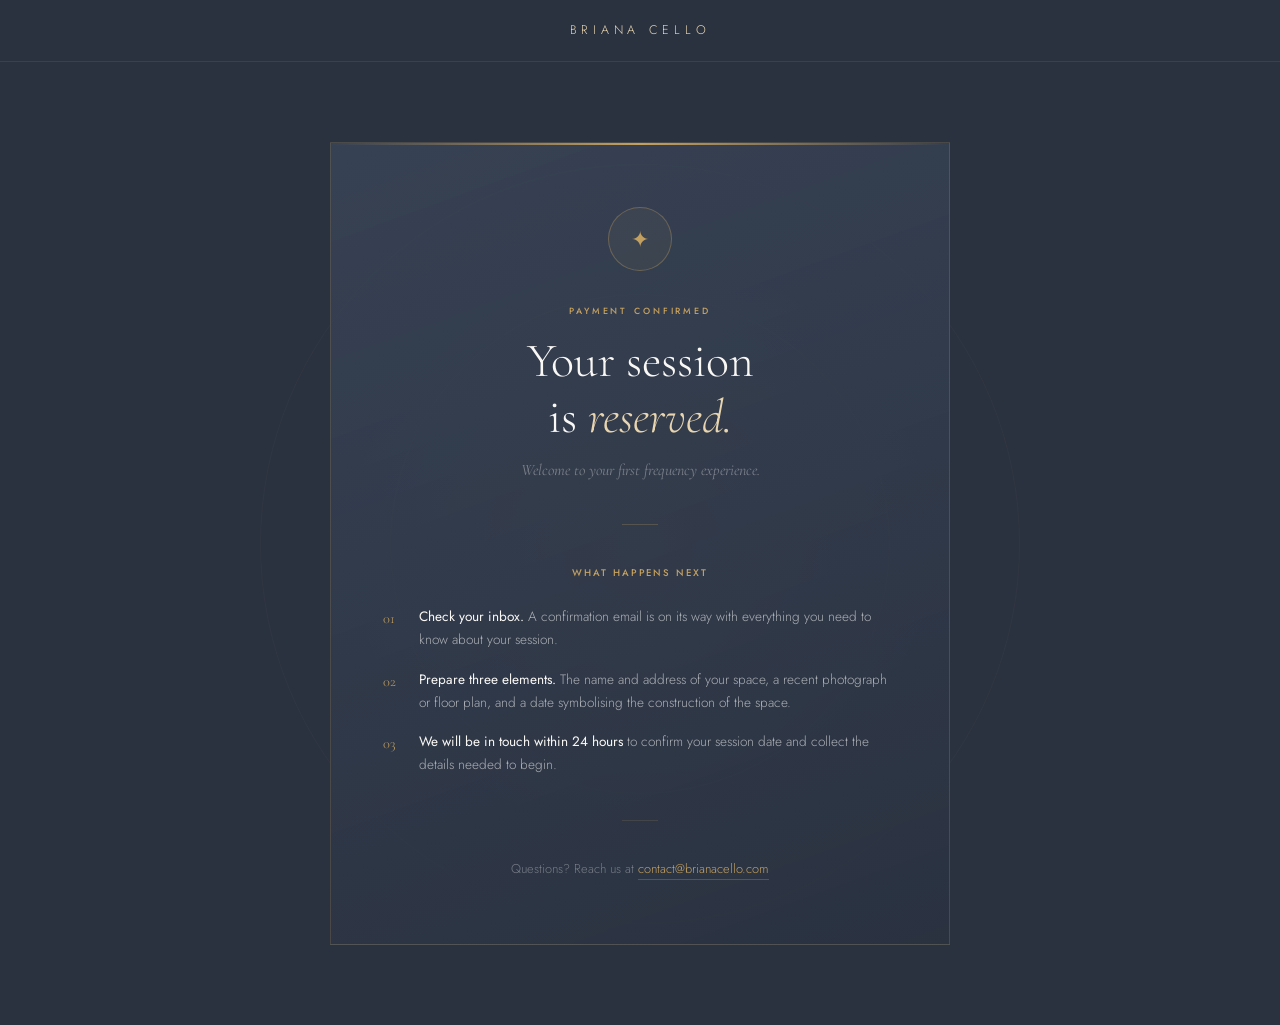
<file: merci.html>
<!DOCTYPE html>

<html lang="en">
<head>
<meta charset="UTF-8" />
<meta name="viewport" content="width=device-width, initial-scale=1.0" />
<title>Thank You — Briana Cello</title>

<style>
@import url("https://fonts.googleapis.com/css2?family=Cormorant+Garamond:ital,wght@0,300;0,400;0,500;1,300;1,400&family=Jost:wght@200;300;400;500;600&display=swap");
*, *::before, *::after { box-sizing: border-box; margin: 0; padding: 0; }
:root {
--warm-white: #FAF8F5;
--charcoal: #1C1C1C;
--char-mid: #4A4744;
--taupe: #7A7168;
--taupe-light:#A89F96;
--copper: #8B6B3D;
--copper-light:#C4A060;
--copper-pale: #E8D5B0;
--stone: #F2EDE6;
--stone-dark: #D4C9BC;
--slate: #2A3240;
--slate-mid: #3A4558;
--font-display: "Cormorant Garamond", Georgia, serif;
--font-body: "Jost", sans-serif;
}
html { scroll-behavior: smooth; }
body {
background: var(--slate);
color: var(--warm-white);
font-family: var(--font-body);
font-size: 16px;
line-height: 1.7;
min-height: 100vh;
display: flex;
flex-direction: column;
}

/* NAV */
nav {
padding: 20px 48px;
display: flex; align-items: center; justify-content: center;
border-bottom: 1px solid rgba(196,160,96,0.12);
}
.nav-brand {
font-family: var(--font-body);
font-size: 0.78rem; font-weight: 300;
letter-spacing: 0.38em; text-transform: uppercase;
color: var(--copper-pale);
}

/* MAIN */
main {
flex: 1;
display: flex; align-items: center; justify-content: center;
padding: 80px 32px;
position: relative; overflow: hidden;
}
.glow {
position: absolute;
width: 600px; height: 600px; border-radius: 50%;
background: radial-gradient(ellipse, rgba(196,160,96,0.08) 0%, transparent 70%);
top: 50%; left: 50%; transform: translate(-50%,-50%);
pointer-events: none;
}
.ring {
position: absolute; border-radius: 50%;
border: 1px solid rgba(196,160,96,0.07);
top: 50%; left: 50%; transform: translate(-50%,-50%);
pointer-events: none;
}

.card {
position: relative; z-index: 2;
max-width: 620px; width: 100%;
text-align: center;
border: 1px solid rgba(196,160,96,0.2);
padding: 64px 52px;
background: linear-gradient(160deg, rgba(58,69,88,0.8), rgba(42,50,64,0.9));
}
.card::before {
content: '';
position: absolute; top: 0; left: 0; right: 0; height: 2px;
background: linear-gradient(to right, transparent, var(--copper-light), transparent);
}

.check-circle {
width: 64px; height: 64px; border-radius: 50%;
border: 1px solid rgba(196,160,96,0.35);
display: flex; align-items: center; justify-content: center;
margin: 0 auto 32px;
font-size: 1.4rem;
color: var(--copper-light);
background: rgba(196,160,96,0.06);
}

.label {
font-family: var(--font-body); font-size: 0.56rem; font-weight: 500;
letter-spacing: 0.32em; text-transform: uppercase;
color: var(--copper-light); margin-bottom: 16px; display: block;
}

.title {
font-family: var(--font-display);
font-size: clamp(2rem, 5vw, 3rem);
font-weight: 300; line-height: 1.15;
color: var(--warm-white); margin-bottom: 12px;
}
.title em { font-style: italic; color: var(--copper-pale); }

.subtitle {
font-family: var(--font-display);
font-size: 1rem; font-style: italic;
color: rgba(255,255,255,0.35); margin-bottom: 40px;
}

.divider { width: 36px; height: 1px; background: rgba(196,160,96,0.25); margin: 0 auto 40px; }

.steps-title {
font-family: var(--font-body); font-size: 0.6rem; font-weight: 500;
letter-spacing: 0.2em; text-transform: uppercase;
color: var(--copper-light); margin-bottom: 24px;
}

.next-steps {
text-align: left;
display: flex; flex-direction: column; gap: 16px;
margin-bottom: 44px;
}
.step-item {
display: flex; gap: 16px; align-items: flex-start;
font-size: 0.85rem; font-weight: 300;
color: rgba(255,255,255,0.6); line-height: 1.7;
}
.step-num {
font-family: var(--font-display);
font-size: 0.9rem; color: var(--copper-light);
flex-shrink: 0; margin-top: 2px; min-width: 20px;
}
.step-item strong { color: var(--warm-white); font-weight: 400; }

.divider2 { width: 36px; height: 1px; background: rgba(196,160,96,0.15); margin: 0 auto 36px; }

.contact-note {
font-size: 0.8rem; font-weight: 300;
color: rgba(255,255,255,0.35); line-height: 1.8;
}
.contact-note a {
color: var(--copper-light); text-decoration: none;
border-bottom: 1px solid rgba(196,160,96,0.3);
padding-bottom: 1px;
}
.contact-note a:hover { border-bottom-color: var(--copper-light); }

/* FOOTER */
footer {
border-top: 1px solid rgba(255,255,255,0.06);
padding: 28px 0; text-align: center;
}
.footer-brand {
font-family: var(--font-body); font-size: 0.66rem; font-weight: 300;
letter-spacing: 0.35em; text-transform: uppercase;
color: rgba(255,255,255,0.2);
}

@media(max-width:580px){
.card { padding: 44px 24px; }
nav { padding: 18px 20px; }
}
</style>

</head>
<body>

<nav>
<span class="nav-brand">Briana Cello</span>
</nav>

<main>
<div class="glow"></div>
<div class="ring" style="width:500px;height:500px;"></div>
<div class="ring" style="width:760px;height:760px;border-color:rgba(196,160,96,0.04);"></div>

<div class="card">
<div class="check-circle">✦</div>

<span class="label">Payment Confirmed</span>
<h1 class="title">Your session<br/>is <em>reserved.</em></h1>
<p class="subtitle">Welcome to your first frequency experience.</p>

<div class="divider"></div>

<p class="steps-title">What happens next</p>

<div class="next-steps">
<div class="step-item">
<span class="step-num">01</span>
<span><strong>Check your inbox.</strong> A confirmation email is on its way with everything you need to know about your session.</span>
</div>
<div class="step-item">
<span class="step-num">02</span>
<span><strong>Prepare three elements.</strong> The name and address of your space, a recent photograph or floor plan, and a date symbolising the construction of the space.</span>
</div>
<div class="step-item">
<span class="step-num">03</span>
<span><strong>We will be in touch within 24 hours</strong> to confirm your session date and collect the details needed to begin.</span>
</div>
</div>

<div class="divider2"></div>

<p class="contact-note">
Questions? Reach us at <a href="mailto:contact&#64;brianacello.com">contact&#64;brianacello.com</a>
</file>
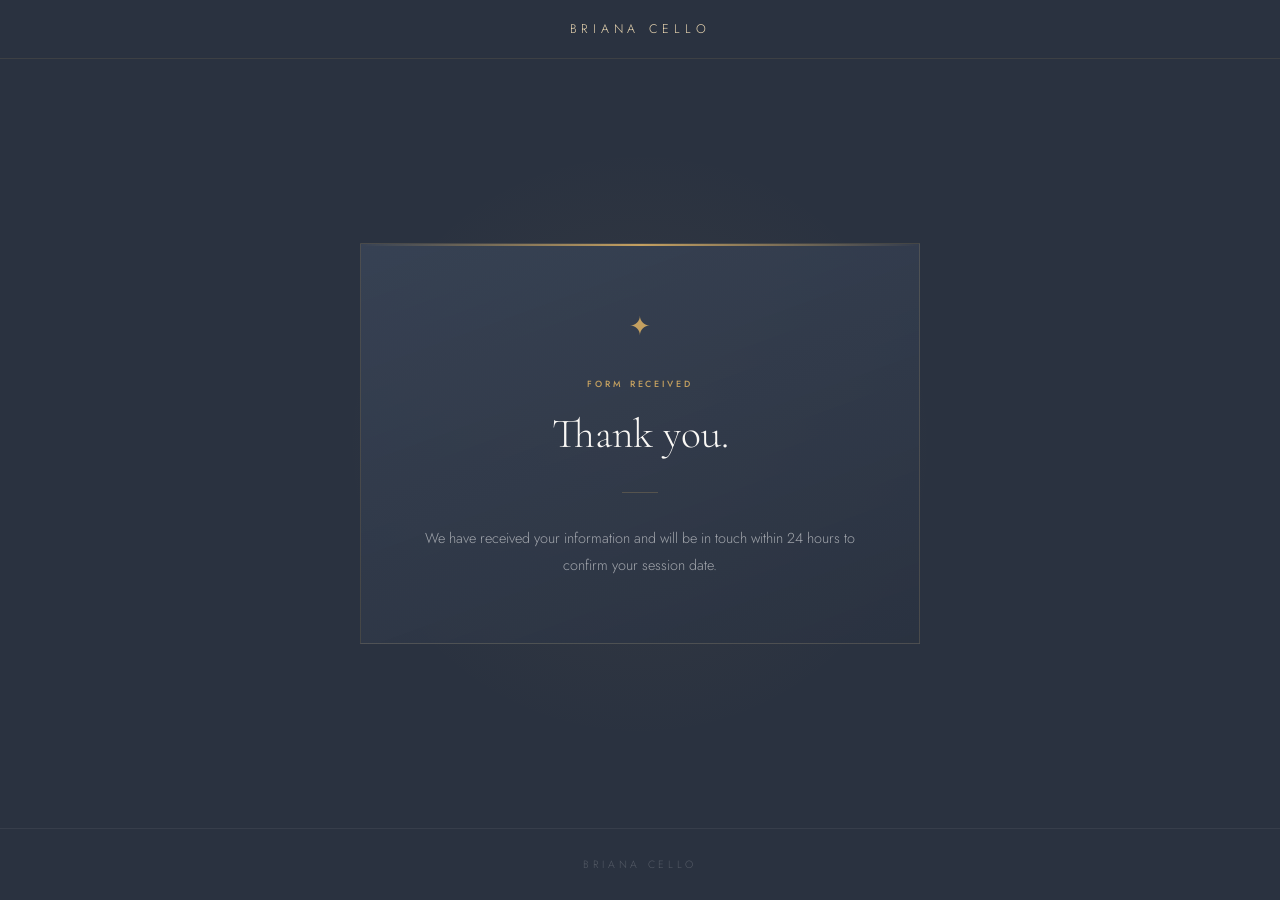
<file: merci2.html>
<!DOCTYPE html>

<html lang="en">
<head>
<meta charset="UTF-8" />
<meta name="viewport" content="width=device-width, initial-scale=1.0" />
<title>Thank You — Briana Cello</title>
<style>
@import url("https://fonts.googleapis.com/css2?family=Cormorant+Garamond:ital,wght@0,300;0,400;1,300;1,400&family=Jost:wght@200;300;400;500&display=swap");
*, *::before, *::after { box-sizing: border-box; margin: 0; padding: 0; }
:root {
--slate: #2A3240;
--warm-white: #FAF8F5;
--copper-light: #C4A060;
--copper-pale: #E8D5B0;
--taupe-light: #A89F96;
}
body {
background: var(--slate);
color: var(--warm-white);
font-family: "Jost", sans-serif;
min-height: 100vh;
display: flex; flex-direction: column;
}
nav {
padding: 20px 48px;
display: flex; align-items: center; justify-content: center;
border-bottom: 1px solid rgba(196,160,96,0.12);
}
.nav-brand {
font-family: "Jost", sans-serif;
font-size: 0.78rem; font-weight: 300;
letter-spacing: 0.38em; text-transform: uppercase;
color: var(--copper-pale);
}
main {
flex: 1;
display: flex; align-items: center; justify-content: center;
padding: 80px 32px;
position: relative; overflow: hidden;
}
.glow {
position: absolute;
width: 600px; height: 600px; border-radius: 50%;
background: radial-gradient(ellipse, rgba(196,160,96,0.07) 0%, transparent 70%);
top: 50%; left: 50%; transform: translate(-50%,-50%);
pointer-events: none;
}
.card {
position: relative; z-index: 2;
max-width: 560px; width: 100%;
text-align: center;
border: 1px solid rgba(196,160,96,0.18);
padding: 64px 52px;
background: linear-gradient(160deg, rgba(58,69,88,0.8), rgba(42,50,64,0.9));
}
.card::before {
content: '';
position: absolute; top: 0; left: 0; right: 0; height: 2px;
background: linear-gradient(to right, transparent, var(--copper-light), transparent);
}
.mark {
font-size: 1.6rem; color: var(--copper-light);
margin-bottom: 32px; display: block;
}
.label {
font-size: 0.56rem; font-weight: 500;
letter-spacing: 0.32em; text-transform: uppercase;
color: var(--copper-light); margin-bottom: 20px; display: block;
}
.title {
font-family: "Cormorant Garamond", Georgia, serif;
font-size: clamp(1.8rem, 4vw, 2.6rem);
font-weight: 300; line-height: 1.2;
color: var(--warm-white); margin-bottom: 32px;
}
.divider { width: 36px; height: 1px; background: rgba(196,160,96,0.25); margin: 0 auto 32px; }
.message {
font-size: 0.9rem; font-weight: 300;
color: rgba(255,255,255,0.55); line-height: 1.9;
}
footer {
border-top: 1px solid rgba(255,255,255,0.06);
padding: 28px 0; text-align: center;
}
.footer-brand {
font-size: 0.66rem; font-weight: 300;
letter-spacing: 0.35em; text-transform: uppercase;
color: rgba(255,255,255,0.2);
}
@media(max-width:560px){ .card { padding: 44px 24px; } nav { padding: 18px 20px; } }
</style>
</head>
<body>
<nav><span class="nav-brand">Briana Cello</span></nav>
<main>
<div class="glow"></div>
<div class="card">
<span class="mark">✦</span>
<span class="label">Form Received</span>
<h1 class="title">Thank you.</h1>
<div class="divider"></div>
<p class="message">We have received your information and will be in touch within 24 hours to confirm your session date.</p>
</div>
</main>
<footer><p class="footer-brand">Briana Cello</p></footer>
</body>
</html>
</file>
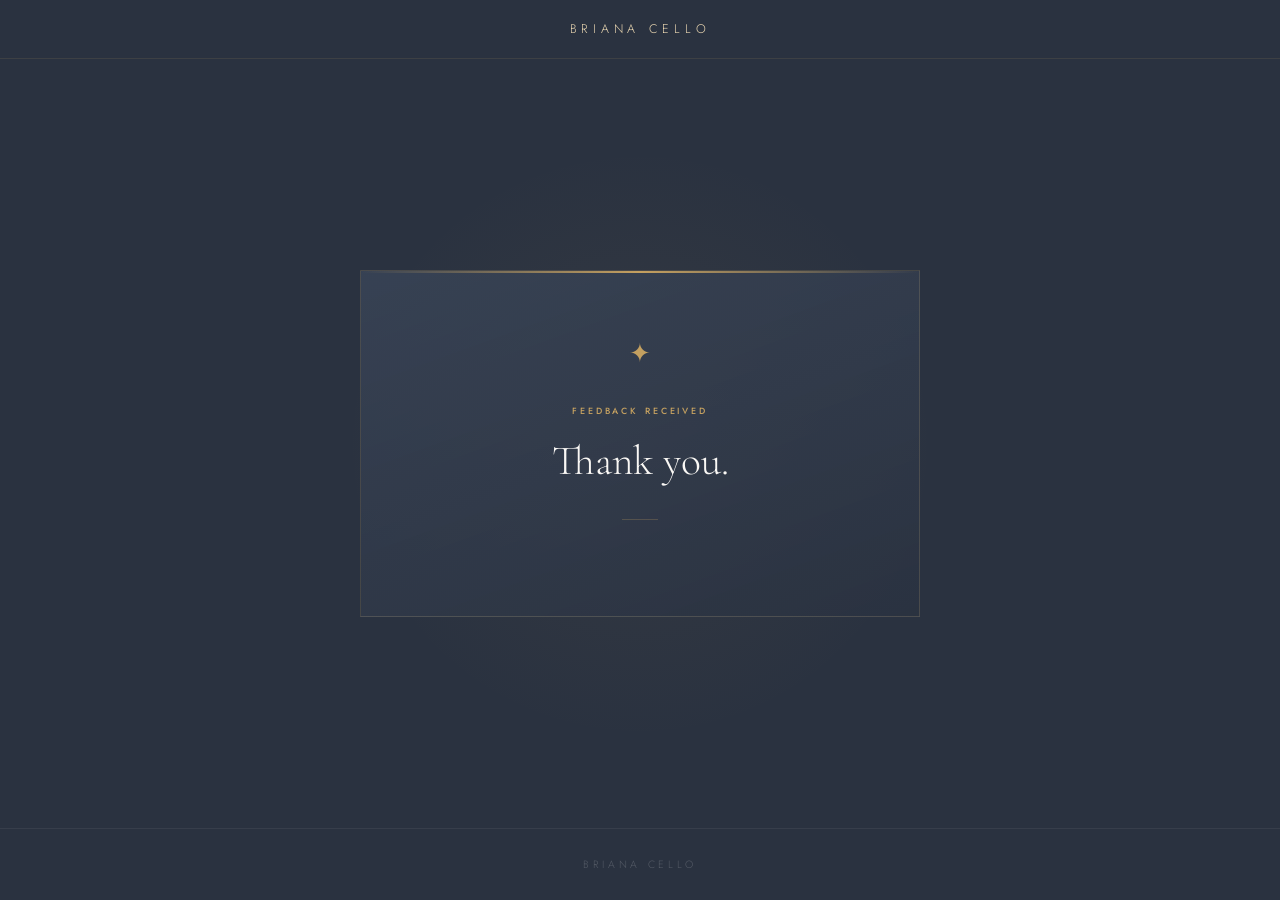
<file: merci3.html>
<!DOCTYPE html>

<html lang="en">
<head>
<meta charset="UTF-8" />
<meta name="viewport" content="width=device-width, initial-scale=1.0" />
<title>Thank You — Briana Cello</title>
<style>
@import url("https://fonts.googleapis.com/css2?family=Cormorant+Garamond:ital,wght@0,300;0,400;1,300;1,400&family=Jost:wght@200;300;400;500&display=swap");
*, *::before, *::after { box-sizing: border-box; margin: 0; padding: 0; }
:root {
--slate: #2A3240;
--warm-white: #FAF8F5;
--copper-light: #C4A060;
--copper-pale: #E8D5B0;
--taupe-light: #A89F96;
}
body {
background: var(--slate);
color: var(--warm-white);
font-family: "Jost", sans-serif;
min-height: 100vh;
display: flex; flex-direction: column;
}
nav {
padding: 20px 48px;
display: flex; align-items: center; justify-content: center;
border-bottom: 1px solid rgba(196,160,96,0.12);
}
.nav-brand {
font-family: "Jost", sans-serif;
font-size: 0.78rem; font-weight: 300;
letter-spacing: 0.38em; text-transform: uppercase;
color: var(--copper-pale);
}
main {
flex: 1;
display: flex; align-items: center; justify-content: center;
padding: 80px 32px;
position: relative; overflow: hidden;
}
.glow {
position: absolute;
width: 600px; height: 600px; border-radius: 50%;
background: radial-gradient(ellipse, rgba(196,160,96,0.07) 0%, transparent 70%);
top: 50%; left: 50%; transform: translate(-50%,-50%);
pointer-events: none;
}
.card {
position: relative; z-index: 2;
max-width: 560px; width: 100%;
text-align: center;
border: 1px solid rgba(196,160,96,0.18);
padding: 64px 52px;
background: linear-gradient(160deg, rgba(58,69,88,0.8), rgba(42,50,64,0.9));
}
.card::before {
content: '';
position: absolute; top: 0; left: 0; right: 0; height: 2px;
background: linear-gradient(to right, transparent, var(--copper-light), transparent);
}
.mark {
font-size: 1.6rem; color: var(--copper-light);
margin-bottom: 32px; display: block;
}
.label {
font-size: 0.56rem; font-weight: 500;
letter-spacing: 0.32em; text-transform: uppercase;
color: var(--copper-light); margin-bottom: 20px; display: block;
}
.title {
font-family: "Cormorant Garamond", Georgia, serif;
font-size: clamp(1.8rem, 4vw, 2.6rem);
font-weight: 300; line-height: 1.2;
color: var(--warm-white); margin-bottom: 32px;
}
.divider { width: 36px; height: 1px; background: rgba(196,160,96,0.25); margin: 0 auto 32px; }
.message {
font-size: 0.9rem; font-weight: 300;
color: rgba(255,255,255,0.55); line-height: 1.9;
}
footer {
border-top: 1px solid rgba(255,255,255,0.06);
padding: 28px 0; text-align: center;
}
.footer-brand {
font-size: 0.66rem; font-weight: 300;
letter-spacing: 0.35em; text-transform: uppercase;
color: rgba(255,255,255,0.2);
}
@media(max-width:560px){ .card { padding: 44px 24px; } nav { padding: 18px 20px; } }
</style>
</head>
<body>
<nav><span class="nav-brand">Briana Cello</span></nav>
<main>
<div class="glow"></div>
<div class="card">
<span class="mark">✦</span>
<span class="label">Feedback Received</span>
<h1 class="title">Thank you.</h1>
<div class="divider"></div>
<p class="message"></p>
</div>
</main>
<footer><p class="footer-brand">Briana Cello</p></footer>
</body>
</html>
</file>
